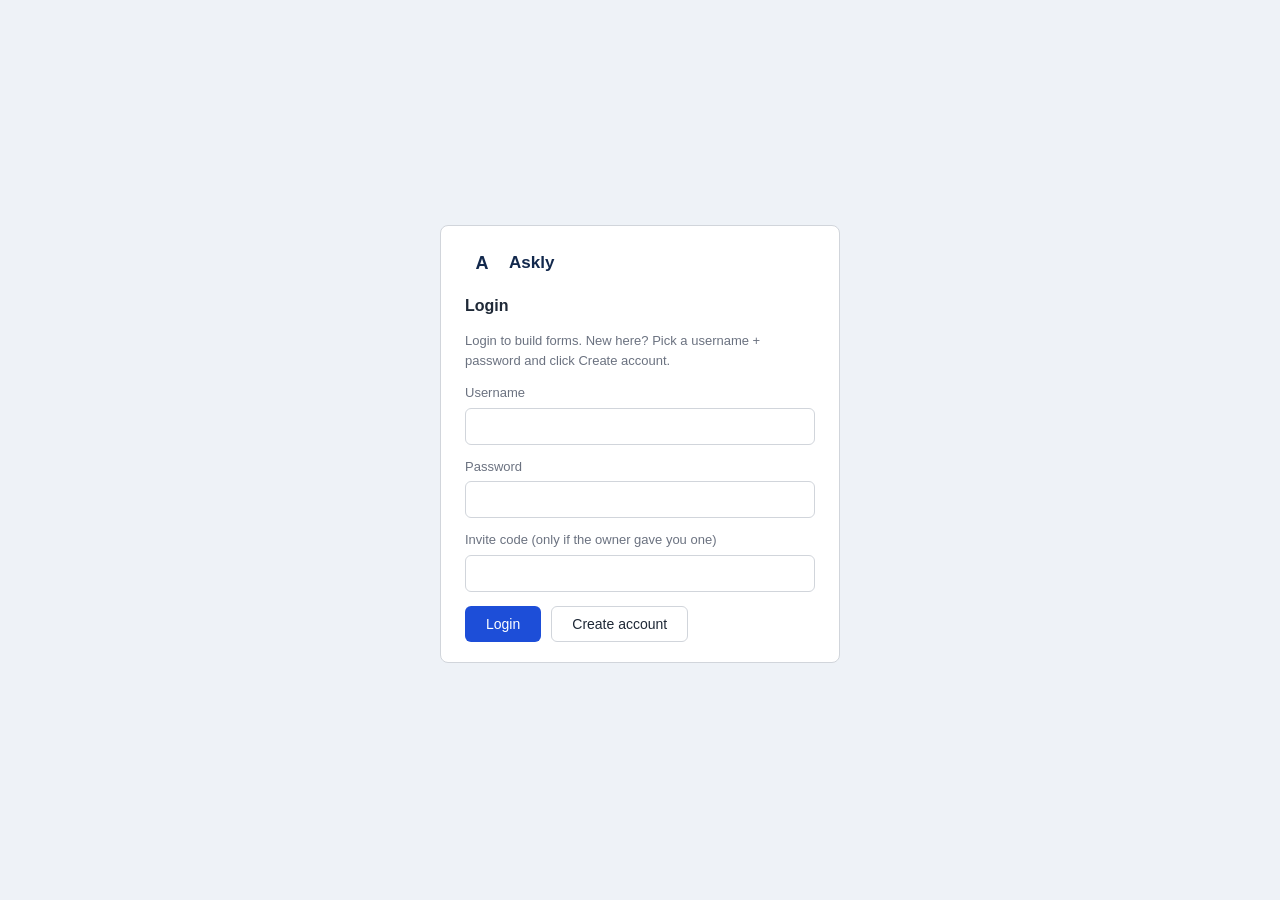
<file: index.html>
<!DOCTYPE html>
<html lang="en">
<head>
    <meta charset="UTF-8">
    <meta name="viewport" content="width=device-width, initial-scale=1, viewport-fit=cover">
    <meta name="theme-color" content="#12284c">
    <title>Askly</title>
    <link rel="stylesheet" href="Form_CSS.css">
</head>
<body>
<!-- ============ LOADING / LOGIN / NOT FOUND ============ -->
<div class="screen" id="loadingScreen"><div class="spinner"></div><p>Loading...</p></div>

<div class="screen hidden" id="notFoundScreen">
    <div class="panel auth-box">
        <h2>Form not found</h2>
        <p class="muted">This link is wrong or the form was deleted.</p>
    </div>
</div>

<div class="screen hidden" id="authScreen">
    <form class="panel auth-box" id="authForm">
        <div class="brand dark"><span class="logo">A</span><b>Askly</b></div>
        <h2>Login</h2>
        <p class="muted">Login to build forms. New here? Pick a username + password and click Create account.</p>
        <label class="lbl" for="authUser">Username</label>
        <input type="text" id="authUser" class="field" autocomplete="username" autocapitalize="none" required>
        <label class="lbl" for="authPass">Password</label>
        <input type="password" id="authPass" class="field" autocomplete="current-password" required>
        <label class="lbl" for="authInvite">Invite code (only if the owner gave you one)</label>
        <input type="text" id="authInvite" class="field" autocapitalize="none">
        <div class="error auth-error" id="authError"></div>
        <div class="actions">
            <button type="submit" class="btn primary" id="loginBtn">Login</button>
            <button type="button" class="btn ghost" id="signupBtn">Create account</button>
        </div>
    </form>
</div>

<div class="app hidden" id="appRoot">

    <!-- ============ VERTICAL SIDEBAR ============ -->
    <aside class="sidebar" id="sidebar">
        <button type="button" class="side-close" id="sideClose" aria-label="Close menu">&times;</button>
        <div class="brand">
            <span class="logo">A</span>
            <div>
                <b>Askly</b>
                <small>Build and collect answers</small>
            </div>
        </div>

        <nav class="nav">
            <button type="button" class="nav-btn" data-view="formsView">
                <span class="txt">My Forms</span>
            </button>
            <button type="button" class="nav-btn active" data-view="fillView">
                <span class="txt">Preview Form</span>
            </button>
            <button type="button" class="nav-btn" data-view="buildView">
                <span class="txt">Build Form</span>
            </button>
            <button type="button" class="nav-btn" data-view="respView">
                <span class="txt">Responses</span>
                <span class="badge" id="responseCount">0</span>
            </button>
        </nav>

        <div class="side-foot">
            <div id="userEmail" class="user-email"></div>
            <button type="button" class="btn ghost small signout" id="signOutBtn">Sign out</button>
        </div>
    </aside>

    <!-- dark overlay behind the menu on phones -->
    <div class="backdrop" id="backdrop"></div>

    <div class="content">
    <!-- ============ TOP BAR WITH HAMBURGER ============ -->
    <header class="topbar">
        <button type="button" class="menu-btn" id="menuBtn" aria-label="Open menu" aria-controls="sidebar" aria-expanded="false">
            <span></span><span></span><span></span>
        </button>
        <span class="top-brand">Askly</span>
        <span class="top-sep">/</span>
        <span class="top-page" id="pageTitle">My Forms</span>
    </header>

    <!-- ============ MAIN AREA ============ -->
    <main class="main">

        <!-- ===== VIEW 0: MY FORMS ===== -->
        <section id="formsView" class="view hidden">
            <div class="panel resp-head">
                <div>
                    <h2>My forms</h2>
                    <div class="muted">Each form has its own share link.</div>
                </div>
                <button type="button" class="btn primary" id="newFormBtn">+ New form</button>
            </div>
            <div id="formsList"></div>
        </section>

        <!-- ===== VIEW 1: FILL FORM ===== -->
        <section id="fillView" class="view">
            <form id="liveForm" novalidate>
                <div class="hero">
                    <h1 id="formTitle"></h1>
                    <p id="formDesc"></p>
                </div>

                <div id="questions"></div>

                <div class="actions" id="formActions">
                    <button type="submit" class="btn primary" id="submitBtn">Submit</button>
                    <button type="button" class="btn ghost" id="clearBtn">Clear form</button>
                </div>
            </form>

            <div class="success hidden" id="successBox">
                <div class="tick">&#10003;</div>
                <h2>Response submitted</h2>
                <p id="successText">Your answers are saved.</p>
                <button type="button" class="btn primary" id="anotherBtn">Submit another response</button>
            </div>
        </section>

        <!-- ===== VIEW 2: BUILD FORM ===== -->
        <section id="buildView" class="view hidden">
            <div class="panel share-panel">
                <h2>Share this form</h2>
                <p class="muted">Anyone with this link can fill the form. They can NOT see any responses.</p>
                <div class="share-row">
                    <input type="text" id="shareLink" class="field" readonly>
                    <button type="button" class="btn primary" id="copyLinkBtn">Copy link</button>
                    <button type="button" class="btn ghost" id="openLinkBtn">Open</button>
                </div>
            </div>

            <div class="panel">
                <div class="panel-head">
                    <h2>Form settings</h2>
                    <span class="save-state" id="saveState">All changes saved</span>
                </div>
                <label class="lbl" for="bTitle">Form title</label>
                <input type="text" id="bTitle" class="field" placeholder="Form title">
                <label class="lbl" for="bDesc">Description</label>
                <textarea id="bDesc" class="field" rows="2" placeholder="Short description"></textarea>
            </div>

            <div id="builderList"></div>

            <div class="panel add-panel">
                <h2>Add a question</h2>
                <p class="muted">Click a type to add it to the end of your form.</p>
                <div class="chips" id="addChips"></div>
            </div>

            <div class="build-foot">
                <button type="button" class="btn ghost" id="resetSchemaBtn">Reset to default questions</button>
            </div>
        </section>

        <!-- ===== VIEW 3: RESPONSES ===== -->
        <section id="respView" class="view hidden">
            <div class="panel resp-head">
                <div>
                    <div class="resp-count"><span id="respTotal">0</span> <span id="respWord">responses</span></div>
                    <div class="muted">Private: only you (logged in) can see these. Auto-refreshes every 15 seconds.</div>
                </div>
                <div class="resp-actions">
                    <button type="button" class="btn ghost" id="refreshBtn">Refresh</button>
                    <button type="button" class="btn ghost" id="exportBtn">Download Excel</button>
                    <button type="button" class="btn danger" id="deleteAllBtn">Delete all</button>
                </div>
            </div>

            <div class="panel table-panel">
                <div class="table-wrap">
                    <table id="respTable">
                        <thead id="respHead"></thead>
                        <tbody id="respBody"></tbody>
                    </table>
                </div>
                <div class="empty" id="emptyMsg">No responses yet. Fill the form to see data here.</div>
            </div>
        </section>
    </main>
    </div>
</div>

<div class="snackbar" id="snackbar"></div>
<script src="config.js"></script>
<script src="Form_script.js"></script>
<script>
/* Safety check: if the page is still on "Loading..." after 4 seconds, say WHY on screen */
setTimeout(function () {
    var box = document.getElementById("loadingScreen");
    if (!box || box.classList.contains("hidden")) return;
    var cfgOk = (typeof SCRIPT_URL !== "undefined");
    var jsOk  = (typeof Store !== "undefined");
    var msg = "Still loading. Check:\n" +
        "config.js loaded: " + (cfgOk ? "YES" : "NO (file missing / wrong name)") + "\n" +
        "Form_script.js loaded: " + (jsOk ? "YES" : "NO (file missing / wrong name / old file)") + "\n" +
        (jsOk ? "Script is running but the server did not answer. Check the Web app URL in config.js and that 'Who has access' = Anyone." : "") +
        "\nPage address: " + location.href;
    box.innerHTML = '<pre style="white-space:pre-wrap;max-width:560px;font-size:15px;line-height:1.6"></pre>';
    box.firstChild.textContent = msg;
}, 4000);
</script>
</body>
</html>
</file>
<file: Form_CSS.css>
/* ============ THEME ============ */
:root {
    --primary: #1d4ed8;
    --primary-dark: #1e40af;
    --sidebar: #12284c;
    --bg: #eef2f7;
    --card: #ffffff;
    --text: #1f2937;
    --muted: #6b7280;
    --border: #d1d5db;
    --soft: #f9fafb;
    --error: #b91c1c;
    --ok: #15803d;
}

* { box-sizing: border-box; }
.hidden { display: none !important; }

body {
    margin: 0;
    font-family: -apple-system, "Segoe UI", Roboto, "Helvetica Neue", Arial, sans-serif;
    font-size: 15px;
    line-height: 1.5;
    background: var(--bg);
    color: var(--text);
}

/* ============ LAYOUT: sidebar + (top bar + content) ============ */
html { -webkit-text-size-adjust: 100%; }
body.no-scroll { overflow: hidden; }

.app { display: flex; min-height: 100vh; min-height: 100dvh; }

.sidebar {
    width: 230px;
    flex: none;
    background: var(--sidebar);
    color: #fff;
    padding: 24px 0;
    display: flex;
    flex-direction: column;
    position: sticky;
    top: 0;
    height: 100vh;
    height: 100dvh;
    z-index: 50;
    transition: margin-left .25s ease, transform .25s ease;
}
.app.collapsed .sidebar { margin-left: -230px; }       /* desktop: hidden by hamburger */

.brand { display: flex; align-items: center; gap: 10px; padding: 0 20px 24px; border-bottom: 1px solid rgba(255,255,255,.12); margin-bottom: 12px; }
.brand b { display: block; font-size: 17px; font-weight: 600; line-height: 1.2; }
.brand small { color: rgba(255,255,255,.6); font-size: 12px; }
.logo {
    width: 34px; height: 34px; border-radius: 6px;
    background: #fff; color: var(--sidebar);
    display: grid; place-items: center; font-weight: 700; font-size: 18px;
}
.side-close {
    display: none;
    position: absolute; top: 12px; right: 12px;
    width: 36px; height: 36px; border: none; border-radius: 6px;
    background: rgba(255,255,255,.1); color: #fff; font-size: 24px; line-height: 1; cursor: pointer;
}

.nav { display: flex; flex-direction: column; }
.nav-btn {
    display: flex; align-items: center;
    width: 100%; padding: 12px 20px;
    background: transparent; color: rgba(255,255,255,.75);
    border: none; border-left: 3px solid transparent;
    cursor: pointer; text-align: left;
    font-family: inherit; font-size: 15px; font-weight: 500;
    transition: background .15s, color .15s;
}
.nav-btn:hover { background: rgba(255,255,255,.07); color: #fff; }
.nav-btn.active { background: rgba(255,255,255,.1); color: #fff; border-left-color: #60a5fa; }
.badge {
    margin-left: auto; background: rgba(255,255,255,.18); color: #fff;
    border-radius: 4px; padding: 0 7px; font-size: 12px; font-weight: 600; line-height: 20px;
}
.side-foot { margin-top: auto; padding: 0 20px; font-size: 12px; color: rgba(255,255,255,.5); }

/* dark overlay behind the drawer (phones only) */
.backdrop { display: none; }

.content { flex: 1; min-width: 0; display: flex; flex-direction: column; }

/* ----- top bar with hamburger ----- */
.topbar {
    position: sticky; top: 0; z-index: 30;
    display: flex; align-items: center; gap: 10px;
    height: 56px; padding: 0 20px;
    background: #fff; border-bottom: 1px solid var(--border);
}
.menu-btn {
    width: 40px; height: 40px; flex: none; padding: 0;
    display: flex; flex-direction: column; justify-content: center; align-items: center; gap: 4px;
    background: #fff; border: 1px solid var(--border); border-radius: 6px; cursor: pointer;
    transition: background .15s;
}
.menu-btn:hover { background: var(--soft); }
.menu-btn span { display: block; width: 18px; height: 2px; background: var(--text); border-radius: 2px; }
.top-brand { font-weight: 700; color: var(--sidebar); font-size: 16px; }
.top-sep { color: #9ca3af; }
.top-page { color: var(--muted); font-size: 14px; white-space: nowrap; overflow: hidden; text-overflow: ellipsis; }

.main { flex: 1; min-width: 0; padding: 24px 32px 60px; }
.view { max-width: 760px; margin: 0 auto; }
#buildView { max-width: 820px; }
#respView { max-width: 1100px; }

/* ============ FORM HEADING ============ */
.hero {
    background: var(--card);
    border: 1px solid var(--border);
    border-bottom: 3px solid var(--primary);
    border-radius: 8px 8px 0 0;
    padding: 24px 28px;
    margin-bottom: 14px;
}
.hero h1 { overflow-wrap: anywhere; margin: 0 0 6px; font-size: 24px; font-weight: 600; color: #111827; }
.hero p { margin: 0; color: var(--muted); font-size: 14px; }

/* ============ QUESTION CARD ============ */
.q {
    background: var(--card);
    border: 1px solid var(--border);
    border-radius: 8px;
    padding: 18px 24px 20px;
    margin-bottom: 12px;
}
.q:focus-within { border-color: #93b4f0; }

/* "Q1", "Q2" small label above the question */
.q-num { display: block; font-size: 11px; font-weight: 600; letter-spacing: .06em; color: var(--muted); margin-bottom: 4px; }
.q-num::before { content: "Q"; }
.q-num.small { display: inline-block; margin: 0; flex: none; font-size: 13px; }

.q-label { overflow-wrap: anywhere; display: block; font-size: 15px; font-weight: 600; margin: 0 0 10px; color: #111827; }
.req { color: var(--error); margin-left: 3px; }

/* ============ INPUTS ============ */
.field, .b-label, .b-type, .other-input, .confirm-field {
    width: 100%;
    min-width: 0;
    max-width: 100%;
    padding: 9px 12px;
    font-family: inherit;
    font-size: 15px;
    color: var(--text);
    background: #fff;
    border: 1px solid var(--border);
    border-radius: 6px;
    outline: none;
    transition: border-color .15s, box-shadow .15s;
}
textarea.field { resize: vertical; }
.field::placeholder, .other-input::placeholder, .confirm-field::placeholder { color: #9ca3af; }
.field:focus, .b-label:focus, .b-type:focus, .other-input:focus, .confirm-field:focus {
    border-color: var(--primary);
    box-shadow: 0 0 0 3px rgba(29, 78, 216, .15);
}
.q.ok .field, .q.ok .confirm-field { border-color: #86b997; }
.q.invalid .field, .q.invalid .confirm-field, .q.invalid .other-input { border-color: var(--error); }
.confirm-field, .other-input { margin-top: 8px; }
select.field { cursor: pointer; }

.error { color: var(--error); font-size: 13px; margin-top: 8px; }
.error:empty { display: none; }

/* ============ VERTICAL OPTIONS (radio / checkbox) ============ */
.tiles { display: flex; flex-direction: column; gap: 8px; }
.tile {
    overflow-wrap: anywhere;
    position: relative;
    display: flex; align-items: center; gap: 12px;
    padding: 9px 12px;
    background: #fff;
    border: 1px solid var(--border);
    border-radius: 6px;
    cursor: pointer;
    font-size: 15px;
    transition: border-color .15s, background .15s;
}
.tile:hover { background: var(--soft); }
.tile input { position: absolute; opacity: 0; pointer-events: none; }
.mark {
    width: 18px; height: 18px; flex: none;
    border: 1.5px solid #9ca3af; background: #fff;
    border-radius: 50%;
    display: grid; place-items: center;
}
.tile.chk .mark { border-radius: 4px; }
.tile:has(input:checked) { border-color: var(--primary); background: #eff6ff; }
.tile input:checked + .mark { border-color: var(--primary); background: var(--primary); box-shadow: inset 0 0 0 3px #fff; }
.tile.chk input:checked + .mark { box-shadow: none; }
.tile.chk input:checked + .mark::after { content: "\2713"; color: #fff; font-size: 12px; font-weight: 700; line-height: 1; }
.tile:has(input:focus-visible) { outline: 2px solid rgba(29,78,216,.5); outline-offset: 1px; }

/* ============ BUTTONS ============ */
.btn {
    font-family: inherit; font-size: 14px; font-weight: 500;
    padding: 9px 20px; border-radius: 6px; cursor: pointer;
    border: 1px solid transparent;
    transition: background .15s, border-color .15s;
}
.btn:disabled { opacity: .6; cursor: wait; }
.btn.primary { background: var(--primary); color: #fff; }
.btn.primary:hover:not(:disabled) { background: var(--primary-dark); }
.btn.ghost { background: #fff; color: var(--text); border-color: var(--border); }
.btn.ghost:hover { background: var(--soft); border-color: #9ca3af; }
.btn.danger { background: #fff; color: var(--error); border-color: #e5b5b5; }
.btn.danger:hover { background: #fef2f2; }
.btn.small { padding: 5px 12px; font-size: 13px; }

.actions { display: flex; gap: 10px; margin-top: 16px; flex-wrap: wrap; }

/* ============ SUCCESS ============ */
.success {
    background: var(--card); border: 1px solid var(--border); border-radius: 8px;
    padding: 40px 28px; text-align: center;
}
.tick {
    width: 48px; height: 48px; margin: 0 auto 14px; border-radius: 50%;
    background: var(--ok); color: #fff; font-size: 26px; display: grid; place-items: center;
}
.success h2 { margin: 0 0 6px; font-size: 20px; font-weight: 600; }
.success p { color: var(--muted); margin: 0 0 20px; }

/* ============ PANELS / BUILDER ============ */
.panel {
    background: var(--card); border: 1px solid var(--border); border-radius: 8px;
    padding: 20px 24px; margin-bottom: 12px;
}
.panel h2 { margin: 0 0 4px; font-size: 16px; font-weight: 600; }
.panel-head { display: flex; justify-content: space-between; align-items: center; margin-bottom: 4px; }
.save-state { font-size: 12px; color: var(--muted); }
.lbl { display: block; font-size: 13px; font-weight: 500; color: var(--muted); margin: 12px 0 5px; }
.muted { color: var(--muted); font-size: 13px; }

.b-card {
    background: var(--card); border: 1px solid var(--border); border-radius: 8px;
    margin-bottom: 12px; overflow: hidden;
}
.b-top { display: flex; gap: 10px; align-items: center; padding: 12px 16px; background: var(--soft); border-bottom: 1px solid var(--border); }
.b-label { flex: 1; font-weight: 500; }
.b-type { width: 180px; flex: none; cursor: pointer; }
.b-body { padding: 4px 16px 4px; display: grid; grid-template-columns: 1fr 1fr; gap: 0 16px; }
.b-body .wide { grid-column: 1 / -1; }
.b-body .fld { margin: 10px 0; }
.b-body .fld > span { display: block; font-size: 12px; font-weight: 500; color: var(--muted); margin-bottom: 4px; }
.b-body textarea, .b-body input[type="text"], .b-body input[type="number"] {
    width: 100%; padding: 8px 10px; font-family: inherit; font-size: 14px;
    border: 1px solid var(--border); border-radius: 6px; background: #fff; outline: none;
}
.b-body textarea:focus, .b-body input:focus { border-color: var(--primary); box-shadow: 0 0 0 3px rgba(29,78,216,.15); }
.check-row { display: flex; align-items: center; gap: 8px; font-size: 14px; cursor: pointer; margin: 10px 0; }
.check-row input { width: 16px; height: 16px; accent-color: var(--primary); }
.b-foot {
    display: flex; align-items: center; gap: 8px; flex-wrap: wrap;
    padding: 10px 16px; border-top: 1px solid #e5e7eb;
}
.b-foot .check-row { margin: 0 auto 0 0; font-weight: 500; }
.empty-note { text-align: center; color: var(--muted); padding: 24px; }

.chips { display: flex; flex-wrap: wrap; gap: 8px; margin-top: 12px; }
.chip {
    font-family: inherit; font-size: 13px; font-weight: 500;
    padding: 6px 12px; border-radius: 6px; cursor: pointer;
    background: #fff; color: var(--text); border: 1px solid var(--border);
    transition: background .15s, border-color .15s;
}
.chip:hover { background: #eff6ff; border-color: var(--primary); color: var(--primary); }
.build-foot { text-align: right; margin-top: 4px; }

/* ============ RESPONSES ============ */
.resp-head { display: flex; justify-content: space-between; align-items: center; flex-wrap: wrap; gap: 12px; }
.resp-count { font-size: 22px; font-weight: 600; }
.resp-actions { display: flex; gap: 8px; }
.table-panel { padding: 0; overflow: hidden; }
.table-wrap { overflow-x: auto; }
table { border-collapse: collapse; width: 100%; font-size: 14px; }
th, td { text-align: left; padding: 10px 14px; border-bottom: 1px solid #e5e7eb; white-space: nowrap; max-width: 260px; overflow: hidden; text-overflow: ellipsis; }
th { background: var(--soft); color: var(--muted); font-weight: 600; font-size: 12px; text-transform: uppercase; letter-spacing: .04em; }
tbody tr:hover { background: #f8fafc; }
.del { background: none; border: none; color: var(--error); cursor: pointer; font-family: inherit; font-size: 13px; }
.del:hover { text-decoration: underline; }
.empty { padding: 32px; text-align: center; color: var(--muted); }

/* ============ SNACKBAR ============ */
.snackbar {
    position: fixed; left: 50%; bottom: 24px; transform: translate(-50%, 100px);
    background: #111827; color: #fff; padding: 10px 18px; border-radius: 6px;
    font-size: 14px; opacity: 0; transition: all .25s; z-index: 100;
}
.snackbar.show { transform: translate(-50%, 0); opacity: 1; }

/* ============ RESPONSIVE ============ */

/* ---- Tablets & phones: sidebar becomes a slide-in drawer ---- */
@media (max-width: 860px) {
    .sidebar {
        position: fixed; left: 0; top: 0;
        width: min(290px, 84vw);
        padding-top: calc(24px + env(safe-area-inset-top));
        padding-bottom: calc(24px + env(safe-area-inset-bottom));
        transform: translateX(-102%);
        box-shadow: none;
    }
    .app.collapsed .sidebar { margin-left: 0; }
    .app.menu-open .sidebar { transform: translateX(0); box-shadow: 4px 0 24px rgba(0,0,0,.3); }

    .side-close { display: block; }
    .brand { padding-right: 56px; }

    .backdrop {
        display: block; position: fixed; inset: 0; z-index: 40;
        background: rgba(15, 23, 42, .5);
        opacity: 0; pointer-events: none; transition: opacity .25s;
    }
    .app.menu-open .backdrop { opacity: 1; pointer-events: auto; }

    .topbar { padding: 0 14px; padding-top: env(safe-area-inset-top); height: calc(56px + env(safe-area-inset-top)); }
    .main { padding: 16px 12px calc(50px + env(safe-area-inset-bottom)); }
}

/* ---- Phones ---- */
@media (max-width: 600px) {
    body { font-size: 16px; }

    /* 16px inputs stop iPhones from zooming when you tap a field */
    .field, .other-input, .confirm-field, .b-label, .b-type,
    .b-body textarea, .b-body input[type="text"], .b-body input[type="number"] { font-size: 16px; }
    .field, .other-input, .confirm-field, .b-label, .b-type { min-height: 44px; }

    .hero { padding: 18px 16px; }
    .hero h1 { font-size: 21px; }
    .q { padding: 14px 14px 16px; }
    .tile { padding: 12px; min-height: 46px; }
    .mark { width: 20px; height: 20px; }

    /* buttons: full width, easy to tap, Submit on top */
    .actions { flex-direction: column; }
    .btn { width: 100%; min-height: 44px; }
    .btn.small { width: auto; min-height: 38px; padding: 6px 12px; }

    .panel { padding: 16px; }
    .resp-actions { width: 100%; }
    .resp-actions .btn { flex: 1; }

    /* builder */
    .b-top { flex-wrap: wrap; }
    .b-type { width: 100%; }
    .b-body { grid-template-columns: 1fr; padding: 4px 12px; }
    .b-foot { padding: 10px 12px; }
    .b-foot .check-row { flex-basis: 100%; }
    .chip { padding: 9px 12px; }

    /* responses: each row becomes a small card instead of a wide table */
    #respTable, #respTable tbody, #respTable tr, #respTable td { display: block; width: 100%; }
    #respTable thead { display: none; }
    #respTable tr { padding: 8px 0; border-bottom: 8px solid var(--bg); }
    #respTable td {
        display: flex; justify-content: space-between; gap: 16px;
        padding: 6px 14px; border: none; max-width: none;
        white-space: normal; overflow-wrap: anywhere; text-align: right;
    }
    #respTable td::before { content: attr(data-label); flex: none; max-width: 45%; font-weight: 600; color: var(--muted); text-align: left; }
    #respTable td:last-child { justify-content: flex-end; }
    #respTable td:last-child::before { content: none; }

    .snackbar { max-width: calc(100vw - 32px); text-align: center; bottom: calc(16px + env(safe-area-inset-bottom)); }
    .success { padding: 32px 18px; }
}

/* ---- Very small phones (e.g. 320-360px) ---- */
@media (max-width: 380px) {
    .top-brand + .top-sep, .top-page { display: none; }
    .main { padding-left: 8px; padding-right: 8px; }
    .hero h1 { font-size: 19px; }
}

/* ---- Landscape phones: keep drawer scrollable ---- */
@media (max-height: 480px) and (max-width: 860px) {
    .sidebar { overflow-y: auto; }
}

/* respect "reduce motion" setting */
@media (prefers-reduced-motion: reduce) {
    * { transition: none !important; }
}


/* =====================================================================
   SHARING / LOGIN ADDITIONS
   ===================================================================== */

/* full-page screens: loading, login, not found */
.screen { min-height: 100vh; min-height: 100dvh; display: flex; flex-direction: column; align-items: center; justify-content: center; padding: 20px; }
.spinner { width: 36px; height: 36px; border: 4px solid #cbd5e1; border-top-color: var(--primary); border-radius: 50%; animation: spin .8s linear infinite; }
@keyframes spin { to { transform: rotate(360deg); } }

.auth-box { width: 100%; max-width: 400px; }
.auth-box .actions { margin-top: 14px; }
.auth-error { min-height: 18px; margin-top: 6px; }
.brand.dark { padding: 0 0 14px; border: none; margin: 0; color: var(--sidebar); }
.google { width: 100%; margin-top: 10px; }

/* sidebar footer */
.side-foot .user-email { overflow-wrap: anywhere; margin-bottom: 8px; }
.signout { color: #fff; border-color: rgba(255,255,255,.35); background: transparent; }

/* share box */
.share-row { display: flex; gap: 8px; margin-top: 10px; flex-wrap: wrap; }
.share-row .field { flex: 1; min-width: 200px; }

/* forms list */
.form-item { background: var(--card); border: 1px solid var(--border); border-radius: 8px; padding: 14px 18px; margin-top: 12px; display: flex; gap: 12px; align-items: center; flex-wrap: wrap; }
.form-item.current { border-color: var(--primary); box-shadow: 0 0 0 2px rgba(29,78,216,.15); }
.form-item .fi-info { flex: 1; min-width: 160px; }
.form-item .fi-title { font-weight: 600; overflow-wrap: anywhere; }
.form-item .fi-btns { display: flex; gap: 8px; flex-wrap: wrap; }
#formsView { max-width: 820px; }

/* PUBLIC MODE: someone opened the shared link -> only the form is shown */
body.public-mode .sidebar,
body.public-mode .topbar,
body.public-mode .backdrop { display: none !important; }
body.public-mode .main { padding-top: 24px; }
</file>
